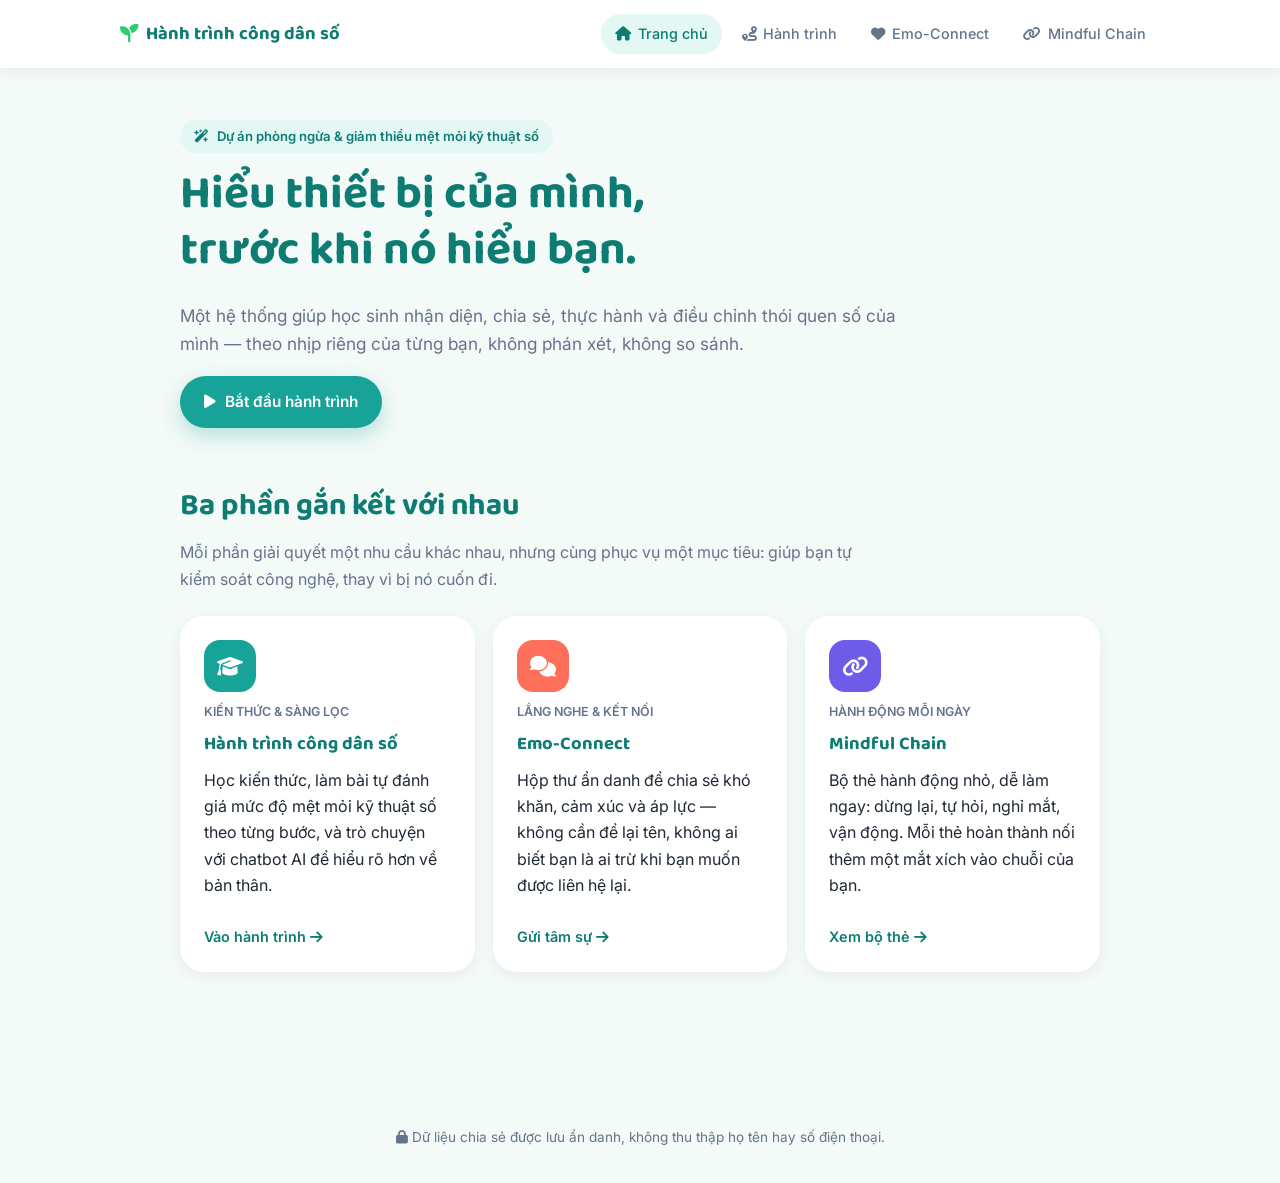
<file: index.html>
<!DOCTYPE html>
<html lang="vi">
<head>
<meta charset="UTF-8">
<meta name="viewport" content="width=device-width, initial-scale=1.0">
<title>Hành trình công dân số — Phòng ngừa mệt mỏi kỹ thuật số</title>
<link rel="stylesheet" href="style.css">
<link rel="stylesheet" href="https://cdnjs.cloudflare.com/ajax/libs/font-awesome/6.5.1/css/all.min.css">
</head>
<body>

<header class="site">
  <div class="nav-row">
    <a class="brand" href="index.html"><i class="fa-solid fa-seedling"></i> Hành trình công dân số</a>
    <button class="nav-toggle" type="button" id="navToggleBtn" aria-label="Mở menu"><i class="fa-solid fa-bars"></i></button>
    <ul class="nav-links" id="navLinksEl">
      <li><a href="index.html" class="active"><i class="fa-solid fa-house"></i> Trang chủ</a></li>
      <li><a href="hanh-trinh.html"><i class="fa-solid fa-route"></i> Hành trình</a></li>
      <li><a href="emo-connect.html"><i class="fa-solid fa-heart"></i> Emo-Connect</a></li>
      <li><a href="mindful-chain.html"><i class="fa-solid fa-link"></i> Mindful Chain</a></li>
    </ul>
  </div>
</header>
<script>
document.getElementById('navToggleBtn').addEventListener('click', () => {
  document.getElementById('navLinksEl').classList.toggle('open');
});
</script>

<section class="hero">
  <div class="container">
    <div class="eyebrow"><i class="fa-solid fa-wand-magic-sparkles"></i> Dự án phòng ngừa &amp; giảm thiểu mệt mỏi kỹ thuật số</div>
    <h1>Hiểu thiết bị của mình,<br>trước khi nó hiểu bạn.</h1>
    <p class="lede">Một hệ thống giúp học sinh nhận diện, chia sẻ, thực hành và điều chỉnh thói quen số của mình — theo nhịp riêng của từng bạn, không phán xét, không so sánh.</p>
    <a class="btn btn-primary" href="hanh-trinh.html"><i class="fa-solid fa-play"></i> Bắt đầu hành trình</a>
  </div>
</section>

<section class="container" style="padding: 20px 20px 60px;">
  <h2>Ba phần gắn kết với nhau</h2>
  <p style="color:var(--ink-soft)">Mỗi phần giải quyết một nhu cầu khác nhau, nhưng cùng phục vụ một mục tiêu: giúp bạn tự kiểm soát công nghệ, thay vì bị nó cuốn đi.</p>

  <div class="pillars">
    <div class="pillar">
      <div class="icon-badge" style="background:var(--primary);"><i class="fa-solid fa-graduation-cap"></i></div>
      <span class="tag">KIẾN THỨC &amp; SÀNG LỌC</span>
      <h3>Hành trình công dân số</h3>
      <p>Học kiến thức, làm bài tự đánh giá mức độ mệt mỏi kỹ thuật số theo từng bước, và trò chuyện với chatbot AI để hiểu rõ hơn về bản thân.</p>
      <a href="hanh-trinh.html">Vào hành trình <i class="fa-solid fa-arrow-right"></i></a>
    </div>
    <div class="pillar">
      <div class="icon-badge" style="background:var(--coral);"><i class="fa-solid fa-comments"></i></div>
      <span class="tag">LẮNG NGHE &amp; KẾT NỐI</span>
      <h3>Emo-Connect</h3>
      <p>Hộp thư ẩn danh để chia sẻ khó khăn, cảm xúc và áp lực — không cần để lại tên, không ai biết bạn là ai trừ khi bạn muốn được liên hệ lại.</p>
      <a href="emo-connect.html">Gửi tâm sự <i class="fa-solid fa-arrow-right"></i></a>
    </div>
    <div class="pillar">
      <div class="icon-badge" style="background:var(--purple);"><i class="fa-solid fa-link"></i></div>
      <span class="tag">HÀNH ĐỘNG MỖI NGÀY</span>
      <h3>Mindful Chain</h3>
      <p>Bộ thẻ hành động nhỏ, dễ làm ngay: dừng lại, tự hỏi, nghỉ mắt, vận động. Mỗi thẻ hoàn thành nối thêm một mắt xích vào chuỗi của bạn.</p>
      <a href="mindful-chain.html">Xem bộ thẻ <i class="fa-solid fa-arrow-right"></i></a>
    </div>
  </div>
</section>

<footer class="site"><div class="container"><i class="fa-solid fa-lock"></i> Dữ liệu chia sẻ được lưu ẩn danh, không thu thập họ tên hay số điện thoại.</div></footer>

</body>
</html>
</file>
<file: style.css>
/* ===== Hành trình công dân số — hệ thống thiết kế v2 (thân thiện, bo góc mềm, tươi sáng) ===== */
@import url('https://fonts.googleapis.com/css2?family=Baloo+2:wght@500;600;700&family=Inter:wght@400;500;600;700&display=swap');

:root{
  --bg: #F3FAF8;
  --surface: #FFFFFF;
  --ink: #1F2937;
  --ink-soft: #64748B;
  --line: #E3EFEC;

  --primary: #17A398;
  --primary-dark: #0E7C73;
  --primary-soft: #E3F7F4;
  --coral: #FF6F59;
  --coral-soft: #FFE9E5;
  --yellow: #FFC145;
  --yellow-soft: #FFF6E0;
  --purple: #6C5CE7;
  --purple-soft: #EEEBFD;
  --pink: #FF5C93;
  --pink-soft: #FFE7EF;
  --blue: #3D9DF6;
  --blue-soft: #E7F2FE;

  --risk-low: #2ECC71;
  --risk-mid: #FFB020;
  --risk-high: #FF5A5F;

  --radius-lg: 24px;
  --radius-md: 16px;
  --radius-sm: 10px;
  --radius-pill: 999px;
  --shadow: 0 10px 30px rgba(23,163,152,0.10);
  --shadow-sm: 0 4px 14px rgba(31,41,55,0.06);
}

*{ box-sizing: border-box; }
html{ scroll-behavior: smooth; }
body{
  margin:0;
  background: var(--bg);
  color: var(--ink);
  font-family: 'Inter', sans-serif;
  font-size: 16px;
  line-height: 1.65;
}
h1,h2,h3{
  font-family: 'Baloo 2', sans-serif;
  font-weight: 700;
  line-height: 1.2;
  margin: 0 0 0.5em 0;
  color: var(--primary-dark);
}
h1{ font-size: clamp(1.9rem, 4.4vw, 2.9rem); }
h2{ font-size: clamp(1.4rem, 2.8vw, 1.9rem); }
h3{ font-size: 1.15rem; }
p{ margin: 0 0 1em 0; max-width: 68ch; }
a{ color: var(--primary-dark); }

.container{ max-width: 960px; margin: 0 auto; padding: 0 20px; }

/* Nav */
header.site{
  background: var(--surface);
  box-shadow: var(--shadow-sm);
  position: sticky; top:0; z-index: 20;
}
.nav-row{
  display:flex; align-items:center; justify-content:space-between;
  max-width: 1080px; margin:0 auto; padding: 14px 20px;
  flex-wrap: wrap; gap: 10px;
}
.brand{ font-family:'Baloo 2',sans-serif; font-weight:700; font-size:1.15rem; color:var(--primary-dark); text-decoration:none; display:flex; align-items:center; gap:8px; }
.brand i{ color: #2ECC71; }
.nav-toggle{ display:none; background:var(--bg); border:none; color:var(--primary-dark); width:40px; height:40px; border-radius:50%; font-size:1.05rem; cursor:pointer; align-items:center; justify-content:center; }
.nav-links{ display:flex; gap: 6px; list-style:none; margin:0; padding:0; flex-wrap: wrap; }
.nav-links a{
  text-decoration:none; color: var(--ink-soft); font-size: 0.9rem; font-weight:500;
  padding: 8px 14px; border-radius: var(--radius-pill); display:flex; align-items:center; gap:7px;
}
.nav-links a.active{ background: var(--primary-soft); color: var(--primary-dark); }
.nav-links a:hover{ background: var(--bg); }

@media (max-width: 640px){
  .nav-row{ flex-wrap:wrap; }
  .nav-toggle{ display:flex; }
  .nav-links{
    display:none; width:100%; flex-direction:column; gap:2px;
    max-height:0; overflow:hidden; transition: max-height .25s ease;
    order:3;
  }
  .nav-links.open{ display:flex; max-height:400px; margin-top:10px; }
  .nav-links a{ width:100%; flex-direction:row; justify-content:flex-start; padding:12px 14px; font-size:0.9rem; }
}

/* Hero */
.hero{ padding: 52px 0 40px 0; }
.hero .eyebrow{
  display:inline-flex; align-items:center; gap:8px; color: var(--primary-dark); background: var(--primary-soft);
  font-size: 0.82rem; font-weight:600; padding: 6px 14px; border-radius: var(--radius-pill); margin-bottom: 14px;
}
.hero p.lede{ font-size: 1.08rem; color: var(--ink-soft); }

/* Buttons */
.btn{
  display:inline-flex; align-items:center; gap:9px; padding: 13px 24px; border-radius: var(--radius-pill);
  text-decoration:none; font-size: 0.96rem; font-weight:600; cursor:pointer; border: none;
  font-family:'Inter',sans-serif; transition: transform .12s ease, box-shadow .12s ease;
}
.btn:active{ transform: scale(0.97); }
.btn:disabled{ opacity:0.5; cursor:not-allowed; }
.btn-primary{ background: var(--primary); color: #fff; box-shadow: 0 8px 20px rgba(23,163,152,0.28); }
.btn-primary:hover{ background: var(--primary-dark); }
.btn-warm{ background: var(--coral); color: #fff; box-shadow: 0 8px 20px rgba(255,111,89,0.28); }
.btn-warm:hover{ filter: brightness(0.95); }
.btn-ghost{ background: var(--surface); color: var(--primary-dark); border: 2px solid var(--line); }
.btn-ghost:hover{ border-color: var(--primary); }
.btn-round{ width:44px; height:44px; padding:0; justify-content:center; border-radius:50%; }

/* Cards */
.card{ background: var(--surface); border-radius: var(--radius-lg); box-shadow: var(--shadow-sm); padding: 22px; }

/* Kiểu gốc dùng chung cho mọi icon-badge (các nơi khác chỉ cần đổi kích thước/màu) */
.icon-badge{
  width:44px; height:44px; border-radius: var(--radius-md); background: var(--primary); color:#fff;
  display:flex; align-items:center; justify-content:center; font-size:1.1rem; flex-shrink:0;
}

.pillars{ display:grid; grid-template-columns: repeat(auto-fit, minmax(260px,1fr)); gap: 18px; margin-top: 24px; }
.pillar{ background: var(--surface); border-radius: var(--radius-lg); box-shadow: var(--shadow-sm); padding: 24px; display:flex; flex-direction: column; gap: 10px; }
.pillar .icon-badge{ width:52px; height:52px; font-size:1.3rem; }
.pillar h3{ margin-bottom: 2px; }
.pillar .tag{ font-size:0.78rem; color: var(--ink-soft); font-weight:600; }
.pillar a{ font-weight:600; font-size:0.9rem; text-decoration:none; }

/* Knowledge base */
.kb-section{ background: var(--surface); border-radius: var(--radius-lg); box-shadow: var(--shadow-sm); padding: 26px; margin-bottom: 18px; }
.kb-section .kb-head{ display:flex; align-items:center; gap:14px; margin-bottom: 12px; }
.kb-section .kb-icon{ width:46px; height:46px; min-width:46px; border-radius: var(--radius-md); display:flex; align-items:center; justify-content:center; font-size:1.15rem; color:#fff; }
.kb-section h3{ margin:0; }
.kb-section ul{ padding-left: 20px; margin: 10px 0; }
.kb-section li{ margin-bottom: 6px; }
.kb-grid{ display:grid; grid-template-columns: repeat(auto-fit,minmax(220px,1fr)); gap:12px; margin: 14px 0; }
.kb-mini{ background: var(--bg); border-radius: var(--radius-md); padding: 14px 16px; }
.kb-mini strong{ display:flex; align-items:center; gap:8px; color: var(--primary-dark); font-size:0.92rem; }

/* Stepper (stages) */
.stage-nav{ display:flex; gap:10px; margin: 24px 0 30px; flex-wrap:wrap; }
.stage-pill{
  flex:1; min-width: 150px; display:flex; align-items:center; gap:10px; padding: 12px 16px;
  border-radius: var(--radius-md); background: var(--surface); box-shadow: var(--shadow-sm); cursor:pointer;
  border: 2px solid transparent; opacity: 0.55;
}
.stage-pill .n{ width:30px; height:30px; border-radius:50%; background: var(--line); color:var(--ink-soft); display:flex; align-items:center; justify-content:center; font-weight:700; font-size:0.85rem; flex-shrink:0; }
.stage-pill.reachable{ opacity:1; cursor:pointer; }
.stage-pill.reachable:hover{ border-color: var(--primary-soft); }
.stage-pill.current{ border-color: var(--primary); opacity:1; }
.stage-pill.current .n{ background: var(--primary); color:#fff; }
.stage-pill.done .n{ background: var(--risk-low); color:#fff; }
.stage-pill .label{ font-size:0.88rem; font-weight:600; color: var(--ink); }
.stage-pill:not(.reachable){ cursor:not-allowed; }

.stage{ display:none; }
.stage.active{ display:block; animation: fadein .25s ease; }
@keyframes fadein{ from{opacity:0; transform:translateY(6px);} to{opacity:1; transform:none;} }

/* Quiz wizard */
.quiz-progress{ display:flex; align-items:center; gap:12px; margin-bottom: 20px; }
.quiz-progress .bar{ flex:1; height:8px; background: var(--line); border-radius: var(--radius-pill); overflow:hidden; }
.quiz-progress .bar-fill{ height:100%; background: var(--primary); border-radius: var(--radius-pill); transition: width .25s ease; }
.quiz-progress .count{ font-size:0.85rem; color: var(--ink-soft); font-weight:600; white-space:nowrap; }

.quiz-card{ background: var(--surface); border-radius: var(--radius-lg); box-shadow: var(--shadow); padding: 32px; text-align:center; }
.quiz-card h3{ font-size:1.3rem; margin-bottom: 26px; }
.quiz-card p{ max-width: none; margin-left: auto; margin-right: auto; }

.slider-wrap{ margin: 24px auto 8px; max-width: 440px; }
input[type=range]{
  -webkit-appearance:none; width:100%; height:10px; border-radius: var(--radius-pill);
  background: linear-gradient(90deg, var(--primary) 0%, var(--yellow) 50%, var(--coral) 100%);
  outline:none;
}
input[type=range]::-webkit-slider-thumb{
  -webkit-appearance:none; width:30px; height:30px; border-radius:50%; background:#fff;
  border: 4px solid var(--primary-dark); cursor:pointer; box-shadow: 0 3px 8px rgba(0,0,0,0.2);
}
input[type=range]::-moz-range-thumb{
  width:30px; height:30px; border-radius:50%; background:#fff; border: 4px solid var(--primary-dark); cursor:pointer;
}
.slider-labels{ display:flex; justify-content:space-between; font-size:0.75rem; color: var(--ink-soft); margin-top:8px; }
.slider-value{ font-family:'Baloo 2',sans-serif; font-size:2.4rem; color: var(--primary-dark); margin: 6px 0; }

.wizard-nav{ display:flex; justify-content:space-between; margin-top: 26px; }

/* Risk badge */
.risk-badge{ display:inline-flex; align-items:center; gap:8px; padding:8px 18px; border-radius: var(--radius-pill); font-size:0.92rem; font-weight:700; color:#fff; }
.risk-low{ background: var(--risk-low); }
.risk-mid{ background: var(--risk-mid); }
.risk-high{ background: var(--risk-high); }

/* Chatbot */
.chat-wrap{ border-radius: var(--radius-lg); background:var(--surface); box-shadow: var(--shadow); overflow:hidden; margin-top: 10px; display:flex; flex-direction:column; }
.chat-header{ display:flex; justify-content:space-between; align-items:center; padding: 14px 18px; border-bottom:1px solid var(--line); }
.chat-header .who{ display:flex; align-items:center; gap:10px; font-weight:700; color: var(--primary-dark); }
.chat-header .who i.avatar{ background: var(--primary); color:#fff; width:36px; height:36px; border-radius:50%; display:flex; align-items:center; justify-content:center; }
#chat{ height: 420px; overflow-y:auto; padding:20px; display:flex; flex-direction:column; gap:14px; background: var(--bg); }
.msg{ max-width: 78%; padding:12px 16px; border-radius: var(--radius-md); font-size:0.94rem; }
.msg.user{ align-self:flex-end; background: var(--primary); color:#fff; border-bottom-right-radius:4px; white-space:pre-wrap; }
.msg.bot{ align-self:flex-start; background:#fff; color: var(--ink); box-shadow: var(--shadow-sm); border-bottom-left-radius:4px; }
.msg .label{ display:block; font-size:0.68rem; opacity:0.65; margin-bottom:3px; font-weight:600; }

/* Nội dung Markdown do AI trả về, đã parse thành HTML */
.msg.bot p{ margin:0 0 8px; max-width:none; }
.msg.bot h1, .msg.bot h2, .msg.bot h3{ font-family:'Baloo 2',sans-serif; color:var(--primary-dark); margin:8px 0 6px; line-height:1.3; }
.msg.bot h1{ font-size:1.15rem; }
.msg.bot h2{ font-size:1.06rem; }
.msg.bot h3{ font-size:0.98rem; }
.msg.bot ul, .msg.bot ol{ margin:0 0 8px 20px; padding:0; }
.msg.bot li{ margin-bottom:4px; }
.msg.bot hr{ border:none; border-top:1px solid var(--line); margin:12px 0; }
.msg.bot strong{ color:var(--ink); font-weight:700; }
.msg.bot em{ color: var(--ink-soft); }
.msg.bot code{ background:var(--bg); padding:2px 6px; border-radius:5px; font-size:0.85em; }
.msg.bot pre{ background:var(--bg); padding:10px 12px; border-radius:10px; overflow-x:auto; margin:0 0 8px; }
.msg.bot pre code{ background:none; padding:0; }
.msg.bot blockquote{ border-left:3px solid var(--primary-soft); margin:0 0 8px; padding-left:12px; color:var(--ink-soft); }
.msg.bot > *:last-child{ margin-bottom:0; }
.chat-input-row{ display:flex; gap:10px; padding:16px; border-top:1px solid var(--line); background:#fff; }
.chat-input-row textarea{ margin:0; min-height:46px; flex:1; border-radius: var(--radius-md); }

/* Mindful chain cards */
.card-grid{ display:grid; grid-template-columns: repeat(auto-fill,minmax(230px,1fr)); gap:16px; margin-top: 20px; }
.mcard{ border-radius: var(--radius-lg); padding:20px; background: var(--surface); box-shadow: var(--shadow-sm); display:flex; flex-direction:column; gap:6px; }
.mcard .icon-badge{ width:44px; height:44px; border-radius: var(--radius-md); display:flex; align-items:center; justify-content:center; font-size:1.1rem; color:#fff; margin-bottom:6px; }
.mcard .grp{ font-size:0.74rem; color: var(--primary-dark); font-weight:700; }
.mcard h3{ font-size:1.02rem; margin-bottom:2px; }
.mcard .time{ font-size:0.8rem; color: var(--ink-soft); }
.mcard p{ font-size:0.88rem; }
.chain-track{ display:flex; flex-wrap:wrap; gap:8px; margin: 18px 0; }
.chain-dot{ width:18px; height:18px; border-radius:50%; background: var(--line); }
.chain-dot.done{ background: var(--primary); }

.flame-streak{ display:flex; align-items:center; gap:14px; margin: 14px 0; }
.flame-streak i{ font-size: 2.4rem; color: var(--coral); filter: drop-shadow(0 4px 10px rgba(255,111,89,0.35)); }
.flame-streak .count{ font-family:'Baloo 2',sans-serif; font-size: 1.8rem; color: var(--primary-dark); }
.flame-streak .count .sep{ color: var(--ink-soft); font-weight:400; margin: 0 2px; }

/* Forms (generic) */
label{ display:block; font-size:0.9rem; color: var(--ink-soft); font-weight:600; margin-bottom:8px; }
input[type=text], input[type=number], textarea, select{
  width:100%; padding:13px 16px; border:2px solid var(--line); border-radius: var(--radius-md);
  font-family:'Inter',sans-serif; font-size:0.95rem; background:#fff; color:var(--ink); margin-bottom:18px;
}
input[type=text]:focus, textarea:focus, select:focus{ outline:none; border-color: var(--primary); }
textarea{ min-height: 100px; resize: vertical; }
fieldset{ border:none; padding:0; margin:0 0 20px 0; }

/* Emotion picker */
.emotion-grid{ display:grid; grid-template-columns: repeat(auto-fit,minmax(120px,1fr)); gap:14px; margin: 22px 0; }
.emotion-tile{
  border:none; border-radius: var(--radius-lg); padding: 20px 10px; cursor:pointer; text-align:center;
  display:flex; flex-direction:column; align-items:center; gap:10px; font-family:'Inter',sans-serif;
  font-weight:600; font-size:0.9rem; color: var(--ink); box-shadow: var(--shadow-sm); border: 3px solid transparent;
  transition: transform .12s ease;
}
.emotion-tile:hover{ transform: translateY(-3px); }
.emotion-tile.selected{ border-color: var(--primary); box-shadow: 0 0 0 4px var(--primary-soft), var(--shadow); transform: translateY(-3px); }
.emotion-tile i{ font-size: 1.8rem; }

/* Choice buttons (support type etc) */
.choice-list{ display:flex; flex-direction:column; gap:12px; margin: 20px 0; }
.choice-btn{
  display:flex; align-items:center; gap:14px; text-align:left; width:100%; padding: 16px 18px;
  border-radius: var(--radius-md); border:2px solid var(--line); background:#fff; cursor:pointer; font-size:0.95rem;
  font-family:'Inter',sans-serif; color: var(--ink); font-weight:500;
}
.choice-btn i{ font-size:1.1rem; color: var(--primary); width:24px; text-align:center; }
.choice-btn.selected{ border-color: var(--primary); background: var(--primary-soft); }

.stepdots{ display:flex; justify-content:center; gap:8px; margin: 20px 0 6px; }
.stepdot{ width:9px; height:9px; border-radius:50%; background: var(--line); }
.stepdot.active{ background: var(--primary); width:22px; border-radius: var(--radius-pill); }

.note{ font-size:0.86rem; color: var(--ink-soft); background: var(--yellow-soft); border-radius:var(--radius-md); padding:14px 16px; margin: 16px 0; display:flex; gap:10px; align-items:flex-start; }
.note i{ color: var(--yellow); margin-top:2px; }

/* ===== Rút thẻ / lật thẻ (Mindful Chain) ===== */
.draw-grid{ display:flex; flex-wrap:wrap; justify-content:center; gap:22px; padding: 34px 10px 10px; min-height: 100px; }
.draw-card{ width:190px; height:260px; perspective:1000px; cursor:pointer; opacity:0; }
.draw-card.dealt{ animation: dealIn .6s cubic-bezier(.4,0,.2,1) forwards; }
.draw-card.discarded{ transition: opacity .4s ease, transform .4s ease; opacity:0 !important; transform: scale(.8) translateY(16px); pointer-events:none; }
.draw-card-inner{ position:relative; width:100%; height:100%; transform-style:preserve-3d; transition: transform .7s cubic-bezier(.4,0,.2,1); border-radius: var(--radius-lg); box-shadow: var(--shadow); }
.draw-card.flipping .draw-card-inner{ animation: flipIn .8s cubic-bezier(.4,0,.2,1) forwards; }
.draw-card.flipped .draw-card-inner{ transform: rotateY(180deg); }
.draw-front, .draw-back{ position:absolute; inset:0; backface-visibility:hidden; border-radius: var(--radius-lg); display:flex; flex-direction:column; align-items:center; justify-content:center; padding:18px; text-align:center; }
.draw-front{ background: repeating-linear-gradient(45deg, var(--primary) 0 10px, var(--purple) 10px 20px); color:#fff; }
.draw-front i{ font-size:2.6rem; opacity:.9; }
.draw-back{ background:#fff; transform:rotateY(180deg); gap:6px; }
.draw-back .icon-badge{ width:48px; height:48px; font-size:1.2rem; }
.draw-back h4{ margin:6px 0 0; font-family:'Baloo 2',sans-serif; color:var(--primary-dark); font-size:1.08rem; }
.draw-back .grp{ font-size:0.72rem; color:var(--primary-dark); font-weight:700; }
.draw-back p{ font-size:0.78rem; margin:5px 0 0; color:var(--ink-soft); }
.draw-back .check-q{ font-style:italic; }

@keyframes dealIn{
  0%{ opacity:0; transform:translate(-60px,-130px) rotate(-20deg) scale(.5); }
  60%{ opacity:1; transform:translate(6px,6px) rotate(4deg) scale(1.05); }
  100%{ opacity:1; transform:translate(0,0) rotate(0) scale(1); }
}
@keyframes flipIn{
  0%{ transform:rotateY(0deg); }
  50%{ transform:rotateY(180deg) scale(1.15); }
  100%{ transform:rotateY(180deg); }
}

.decision-row{ display:flex; justify-content:center; gap:16px; margin: 10px 0 34px; }

.today-item{ display:flex; align-items:center; gap:14px; padding:14px 16px; border-radius: var(--radius-md); background:var(--surface); box-shadow: var(--shadow-sm); margin-bottom:10px; }
.today-item .info{ flex:1; min-width:0; }
.today-item .info h4{ margin:0 0 2px; font-size:0.95rem; }
.today-item .info .grp{ font-size:0.72rem; color:var(--primary-dark); font-weight:700; }
.today-item .check-btn{ white-space:nowrap; flex-shrink:0; }
.today-item.done{ opacity:0.65; }
.empty-hint{ color:var(--ink-soft); font-size:0.9rem; text-align:center; padding: 10px 0 20px; }

footer.site{ padding: 34px 0; margin-top: 60px; color: var(--ink-soft); font-size:0.85rem; text-align:center; }

/* =========================================================
   MODAL / POPUP dùng chung
========================================================= */
.modal-overlay{
  position:fixed; inset:0; background:rgba(31,41,55,0.55); backdrop-filter: blur(2px);
  display:flex; align-items:center; justify-content:center; padding:20px; z-index:100;
  opacity:0; pointer-events:none; transition: opacity .2s ease;
}
.modal-overlay.open{ opacity:1; pointer-events:auto; }
.modal-box{
  background:var(--surface); border-radius: var(--radius-lg); box-shadow: 0 20px 60px rgba(0,0,0,0.25);
  max-width: 460px; width:100%; padding: 28px; text-align:center; position:relative;
  transform: translateY(14px) scale(.97); transition: transform .22s cubic-bezier(.4,0,.2,1);
  max-height: 88vh; overflow-y:auto;
}
.modal-overlay.open .modal-box{ transform: translateY(0) scale(1); }
.modal-close{
  position:absolute; top:14px; right:14px; width:34px; height:34px; border-radius:50%;
  background: var(--bg); border:none; color:var(--ink-soft); cursor:pointer; display:flex;
  align-items:center; justify-content:center; font-size:0.95rem;
}
.modal-close:hover{ background:var(--line); color:var(--ink); }

/* =========================================================
   MINDFUL CHAIN — popup lật thẻ
========================================================= */
.flip-modal .icon-badge{ width:64px; height:64px; font-size:1.6rem; margin:0 auto 12px; }
.flip-modal .grp{ font-size:0.8rem; color:var(--primary-dark); font-weight:700; letter-spacing:.02em; }
.flip-modal h3{ margin:8px 0 4px; font-size:1.3rem; }
.flip-modal .time-chip{
  display:inline-flex; align-items:center; gap:6px; background:var(--bg); color:var(--ink-soft);
  font-size:0.78rem; font-weight:600; padding:5px 12px; border-radius: var(--radius-pill); margin-bottom:14px;
}
.flip-modal .action-text{ font-size:1rem; color:var(--ink); margin-bottom:10px; }
.flip-modal .check-q{ font-style:italic; color:var(--ink-soft); font-size:0.92rem; background:var(--bg); border-radius:var(--radius-md); padding:12px 14px; margin-bottom:20px; }
.flip-modal .decision-row{ margin:0; }
.flip-modal .decision-row .btn{ flex:1; justify-content:center; }

/* Thẻ úp trong lưới rút bài — đơn giản, bấm để mở popup */
.draw-card-flat{
  width:150px; height:150px; border-radius: var(--radius-lg); cursor:pointer; border:none;
  background: repeating-linear-gradient(45deg, var(--primary) 0 10px, var(--purple) 10px 20px);
  color:#fff; display:flex; align-items:center; justify-content:center; box-shadow: var(--shadow);
  opacity:0; transition: transform .15s ease, opacity .3s ease;
}
.draw-card-flat.dealt{ animation: dealIn .55s cubic-bezier(.4,0,.2,1) forwards; }
.draw-card-flat.discarded{ opacity:0 !important; transform: scale(.8); pointer-events:none; }
.draw-card-flat:hover{ transform: translateY(-4px); }
.draw-card-flat i{ font-size:2.2rem; opacity:.92; }

/* Thẻ dọc "Đã ghi nhận hôm nay" — đầy đủ nội dung */
.today-card{
  background: var(--surface); border-radius: var(--radius-lg); box-shadow: var(--shadow-sm);
  padding: 22px; margin-bottom:16px; display:flex; flex-direction:column; gap:10px;
  border: 2px solid transparent;
}
.today-card.done{ border-color: var(--primary-soft); background: linear-gradient(180deg, var(--primary-soft) 0%, var(--surface) 90px); }
.today-card .today-head{ display:flex; align-items:center; gap:14px; }
.today-card .today-head .icon-badge{ width:50px; height:50px; font-size:1.25rem; flex-shrink:0; }
.today-card .today-head .txt{ flex:1; min-width:0; }
.today-card .today-head .grp{ font-size:0.74rem; color:var(--primary-dark); font-weight:700; letter-spacing:.02em; }
.today-card .today-head h4{ margin:2px 0 0; font-family:'Baloo 2',sans-serif; font-size:1.08rem; color:var(--ink); }
.today-card .today-head .time-chip{ font-size:0.72rem; color:var(--ink-soft); background:var(--bg); padding:4px 10px; border-radius:var(--radius-pill); white-space:nowrap; }
.today-card .action-text{ font-size:0.94rem; color:var(--ink); margin:0; }
.today-card .check-q{ font-style:italic; color:var(--ink-soft); font-size:0.88rem; margin:0; }
.today-card .status-row{ display:flex; align-items:center; justify-content:space-between; gap:10px; margin-top:4px; }
.today-card .status-pill{ display:inline-flex; align-items:center; gap:6px; font-size:0.82rem; font-weight:700; color:var(--primary-dark); }
.today-card .status-pill.pending{ color:var(--ink-soft); }

/* =========================================================
   ACCORDION (mục kiến thức có thể xổ xuống)
========================================================= */
.acc-item{ background: var(--surface); border-radius: var(--radius-lg); box-shadow: var(--shadow-sm); margin-bottom:14px; overflow:hidden; }
.acc-header{
  display:flex; align-items:center; gap:14px; padding:20px 22px; cursor:pointer; user-select:none;
  background:none; border:none; width:100%; text-align:left; font-family:'Inter',sans-serif;
}
.acc-header .kb-icon{ width:44px; height:44px; min-width:44px; border-radius: var(--radius-md); display:flex; align-items:center; justify-content:center; font-size:1.1rem; color:#fff; }
.acc-header h3{ margin:0; flex:1; font-size:1.05rem; }
.acc-header .chevron{ color:var(--ink-soft); transition: transform .25s ease; }
.acc-item.open .acc-header .chevron{ transform: rotate(180deg); }
.acc-body{ max-height:0; overflow:hidden; transition: max-height .3s ease; }
.acc-item.open .acc-body{ max-height: 4000px; }
.acc-body-inner{ padding: 0 22px 24px; }

.acc-img-grid{ display:grid; grid-template-columns: repeat(3, 1fr); gap:10px; margin: 12px 0; }
.acc-img-grid img{ width:100%; aspect-ratio: 4/3; object-fit:cover; border-radius: var(--radius-md); cursor: zoom-in; box-shadow: var(--shadow-sm); }
@media (max-width:560px){ .acc-img-grid{ grid-template-columns: repeat(3, 1fr); gap:6px; } }

.lightbox-overlay{
  position:fixed; inset:0; background:rgba(15,20,25,0.9); z-index:200; display:flex;
  align-items:center; justify-content:center; opacity:0; pointer-events:none; transition:opacity .2s ease;
}
.lightbox-overlay.open{ opacity:1; pointer-events:auto; }
.lightbox-overlay img{
  max-width:92vw; max-height:86vh; border-radius: var(--radius-md); cursor: zoom-in;
  transition: transform .2s ease; transform: scale(1); touch-action:pinch-zoom;
}
.lightbox-overlay img.zoomed{ cursor: zoom-out; transform: scale(1.9); }
.lightbox-close{
  position:fixed; top:18px; right:22px; width:42px; height:42px; border-radius:50%; background:rgba(255,255,255,0.14);
  border:none; color:#fff; font-size:1.1rem; cursor:pointer; display:flex; align-items:center; justify-content:center;
}

/* Thẻ nhỏ (mini card) trong mục kiến thức dạng "chữ và thẻ" */
.kb-cardset{ display:grid; grid-template-columns: repeat(auto-fit,minmax(220px,1fr)); gap:14px; margin-top:16px; }
.kb-cardset .kb-card{ background: var(--bg); border-radius: var(--radius-md); padding:16px 18px; }
.kb-cardset .kb-card .icon-badge{ width:38px; height:38px; font-size:1rem; background:var(--primary); color:#fff; margin-bottom:8px; }
.kb-cardset .kb-card h4{ margin:0 0 6px; font-family:'Baloo 2',sans-serif; font-size:0.98rem; color:var(--primary-dark); }
.kb-cardset .kb-card p{ margin:0; font-size:0.88rem; color:var(--ink-soft); }

/* =========================================================
   EMO-CONNECT — menu 2 lựa chọn + khung chat với CTV
========================================================= */
.emo-menu{ display:flex; flex-direction:column; gap:14px; margin: 26px 0; }
.emo-menu-card{
  display:flex; align-items:center; gap:16px; padding:20px; border-radius: var(--radius-lg);
  background:var(--surface); box-shadow: var(--shadow-sm); border:2px solid transparent; cursor:pointer;
  text-align:left; width:100%; font-family:'Inter',sans-serif;
}
.emo-menu-card:hover{ border-color: var(--primary-soft); }
.emo-menu-card.locked{ opacity:0.55; cursor:not-allowed; }
.emo-menu-card .icon-badge{ width:52px; height:52px; font-size:1.3rem; flex-shrink:0; }
.emo-menu-card .txt h4{ margin:0 0 4px; font-family:'Baloo 2',sans-serif; color:var(--ink); font-size:1.05rem; }
.emo-menu-card .txt p{ margin:0; font-size:0.86rem; color:var(--ink-soft); }
.emo-menu-card .lock-note{ font-size:0.78rem; color:var(--coral); font-weight:600; margin-top:4px; display:block; }

.ctv-chat-wrap{ border-radius: var(--radius-lg); background:var(--surface); box-shadow: var(--shadow); overflow:hidden; margin-top:10px; display:flex; flex-direction:column; }
.ctv-chat-wrap #emoChat, .ctv-chat-wrap #ctvChat{ height:440px; max-height:440px; overflow-y:auto; padding:20px; display:flex; flex-direction:column; gap:12px; background:var(--bg); }
.ctv-chat-wrap .msg.ctv{ align-self:flex-start; background:#fff; box-shadow: var(--shadow-sm); border-bottom-left-radius:4px; }
.ctv-chat-wrap .msg.user{ align-self:flex-end; background: var(--primary); color:#fff; border-bottom-right-radius:4px; }
.chat-status{ display:flex; align-items:center; gap:8px; font-size:0.8rem; color:var(--ink-soft); }
.chat-status .dot{ width:8px; height:8px; border-radius:50%; background:var(--risk-low); }
.chat-status .dot.waiting{ background: var(--yellow); }

.hidden-page-badge{ display:inline-flex; align-items:center; gap:8px; background:var(--yellow-soft); color:#8a6400; padding:8px 14px; border-radius:var(--radius-pill); font-size:0.82rem; font-weight:600; margin-bottom:18px; }
</file>
